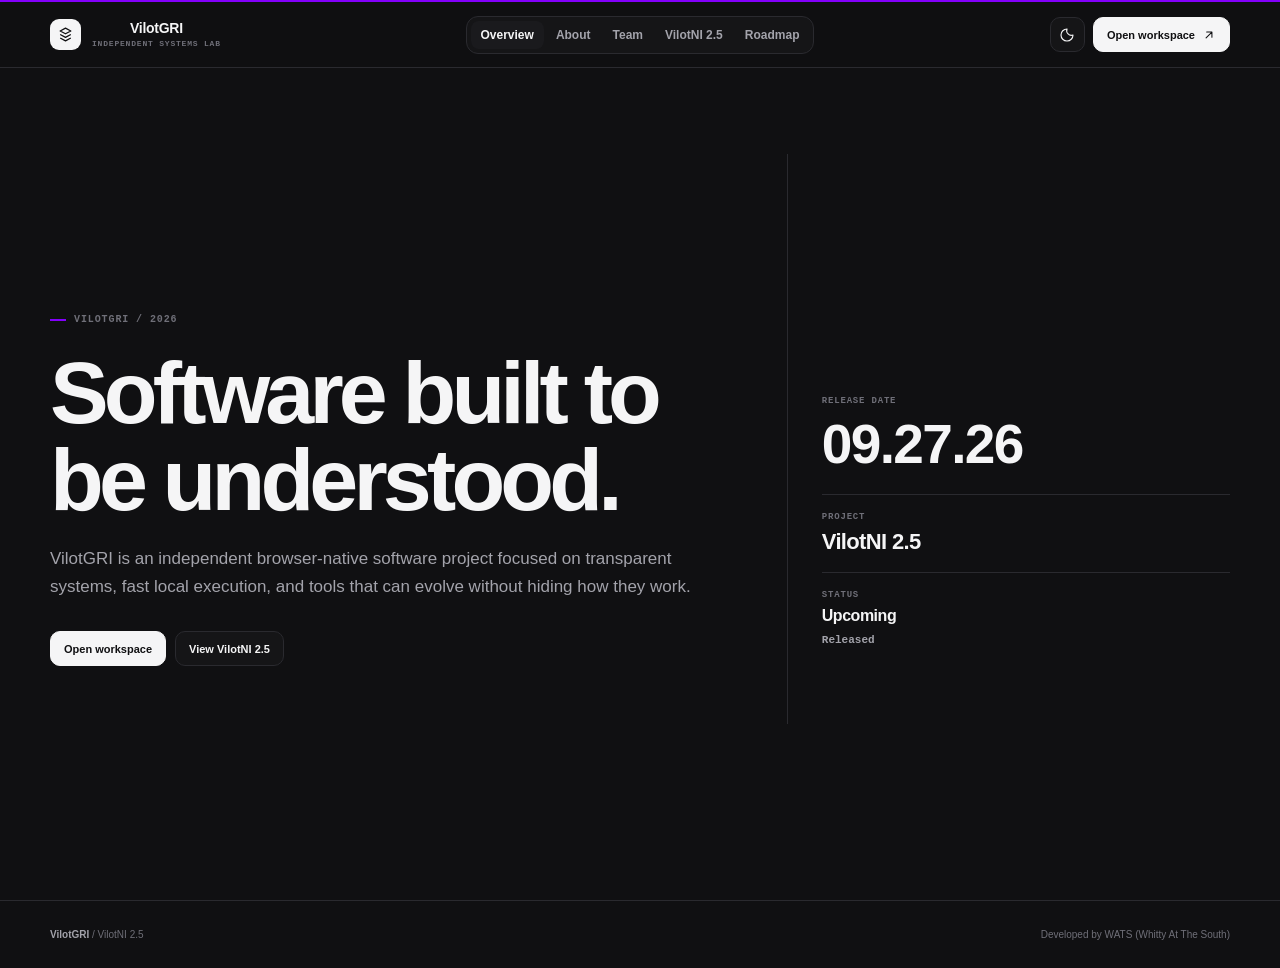
<file: index.html>
<!DOCTYPE html>
<html lang="en" class="scroll-smooth">
<head>
  <meta charset="UTF-8" />
  <meta name="viewport" content="width=device-width, initial-scale=1.0" />
  <title>VilotGRI — VilotNI 2.5</title>
  <style>
    :root {
      --bg: #101012;
      --surface: #151517;
      --surface-2: #1a1a1d;
      --surface-3: #202024;
      --text: #f5f5f6;
      --muted: #a3a3ab;
      --faint: #6f6f78;
      --line: #2a2a2f;
      --line-strong: #3a3a40;
      --accent: #8300FB;
      --accent-2: #FE0070;
      --header: rgba(16, 16, 18, 0.93);
      --danger: #ff5d72;
      --radius-sm: 10px;
      --radius-md: 14px;
      --radius-lg: 22px;
      --max: 1180px;
    }

    body.light {
      --bg: #f7f7f8;
      --surface: #ffffff;
      --surface-2: #f1f1f3;
      --surface-3: #e8e8ec;
      --text: #17171a;
      --muted: #5f5f68;
      --faint: #92929b;
      --line: #dedee3;
      --line-strong: #c8c8cf;
      --header: rgba(247, 247, 248, 0.93);
    }

    * { box-sizing: border-box; }
    html { background: var(--bg); }
    body {
      margin: 0;
      background: var(--bg);
      color: var(--text);
      font-family: Inter, ui-sans-serif, -apple-system, BlinkMacSystemFont, "Segoe UI", sans-serif;
      -webkit-font-smoothing: antialiased;
      transition: background 160ms ease, color 160ms ease;
    }

    button, a, input { font: inherit; }
    a { color: inherit; text-decoration: none; }
    button { color: inherit; }

    .top-rule {
      position: fixed;
      inset: 0 0 auto 0;
      height: 2px;
      z-index: 100;
      background: var(--accent);
    }

    .site-header {
      position: fixed;
      inset: 2px 0 auto 0;
      height: 66px;
      z-index: 90;
      border-bottom: 1px solid var(--line);
      background: var(--header);
      backdrop-filter: blur(18px);
    }

    .header-inner {
      width: min(var(--max), calc(100% - 36px));
      height: 100%;
      margin: 0 auto;
      display: grid;
      grid-template-columns: 1fr auto 1fr;
      align-items: center;
      gap: 24px;
    }

    .brand {
      display: inline-flex;
      align-items: center;
      gap: 11px;
      width: fit-content;
      cursor: pointer;
    }

    .brand-mark {
      width: 31px;
      height: 31px;
      border-radius: 9px;
      background: var(--text);
      color: var(--bg);
      display: grid;
      place-items: center;
      flex: 0 0 31px;
    }

    .brand-mark svg { width: 17px; height: 17px; }
    .brand-copy { display: grid; line-height: 1.08; }
    .brand-copy strong { font-size: 14px; font-weight: 700; letter-spacing: -0.02em; }
    .brand-copy span {
      margin-top: 3px;
      color: var(--faint);
      font: 600 8px/1 ui-monospace, SFMono-Regular, Menlo, Consolas, monospace;
      letter-spacing: 0.1em;
      text-transform: uppercase;
    }

    .main-nav {
      display: flex;
      align-items: center;
      gap: 2px;
      padding: 4px;
      border: 1px solid var(--line);
      border-radius: 12px;
      background: var(--surface);
    }

    .nav-link {
      border: 0;
      border-radius: 8px;
      background: transparent;
      color: var(--muted);
      padding: 7px 10px;
      cursor: pointer;
      font-size: 12px;
      font-weight: 600;
      white-space: nowrap;
      transition: background 120ms ease, color 120ms ease;
    }

    .nav-link:hover { color: var(--text); }
    .nav-link.active { background: var(--surface-2); color: var(--text); }

    .header-actions {
      display: flex;
      justify-content: flex-end;
      align-items: center;
      gap: 8px;
    }

    .icon-btn, .button, .button-quiet {
      border: 1px solid var(--line);
      background: var(--surface);
      color: var(--text);
      cursor: pointer;
      transition: border-color 120ms ease, background 120ms ease, transform 120ms ease;
    }

    .icon-btn:hover, .button:hover, .button-quiet:hover { border-color: var(--line-strong); }
    .icon-btn:active, .button:active, .button-quiet:active { transform: translateY(1px); }

    .icon-btn {
      width: 35px;
      height: 35px;
      border-radius: 10px;
      display: grid;
      place-items: center;
    }
    .icon-btn svg { width: 16px; height: 16px; }

    .button, .button-quiet {
      min-height: 35px;
      border-radius: 10px;
      padding: 0 13px;
      display: inline-flex;
      align-items: center;
      justify-content: center;
      gap: 7px;
      font-size: 11px;
      font-weight: 700;
    }

    .button {
      border-color: var(--text);
      background: var(--text);
      color: var(--bg);
    }
    .button:hover { opacity: 0.9; border-color: var(--text); }
    .button svg, .button-quiet svg { width: 14px; height: 14px; }

    .mobile-toggle { display: none; }
    .mobile-menu { display: none; }

    main { min-height: 100vh; padding-top: 68px; }
    .view { display: none; }
    .view.active { display: block; animation: appear 170ms ease both; }
    @keyframes appear { from { opacity: 0; transform: translateY(5px); } to { opacity: 1; transform: none; } }

    .page {
      width: min(var(--max), calc(100% - 36px));
      margin: 0 auto;
      padding: 72px 0 96px;
    }

    .eyebrow {
      display: inline-flex;
      align-items: center;
      gap: 8px;
      color: var(--faint);
      font: 700 10px/1 ui-monospace, SFMono-Regular, Menlo, Consolas, monospace;
      letter-spacing: 0.09em;
      text-transform: uppercase;
    }
    .eyebrow::before {
      content: "";
      width: 16px;
      height: 2px;
      background: var(--accent);
    }

    h1, h2, h3, p { margin-top: 0; }
    h1 {
      margin-bottom: 22px;
      max-width: 900px;
      font-size: clamp(46px, 7vw, 88px);
      line-height: 0.99;
      letter-spacing: -0.055em;
      font-weight: 720;
    }
    h2 {
      margin-bottom: 12px;
      font-size: clamp(30px, 4.8vw, 54px);
      line-height: 1.02;
      letter-spacing: -0.045em;
      font-weight: 700;
    }
    h3 {
      margin-bottom: 8px;
      font-size: 16px;
      line-height: 1.25;
      letter-spacing: -0.02em;
      font-weight: 700;
    }

    .lede {
      max-width: 680px;
      color: var(--muted);
      font-size: 17px;
      line-height: 1.65;
    }

    .hero {
      display: grid;
      grid-template-columns: minmax(0, 1.2fr) minmax(300px, 0.8fr);
      gap: 72px;
      align-items: end;
      min-height: calc(100vh - 68px - 80px);
      padding-top: 86px;
    }

    .hero-copy { padding-bottom: 58px; }
    .hero-copy .eyebrow { margin-bottom: 24px; }
    .hero-actions { display: flex; flex-wrap: wrap; gap: 9px; margin-top: 30px; }

    .hero-meta {
      align-self: stretch;
      border-left: 1px solid var(--line);
      padding: 12px 0 58px 34px;
      display: flex;
      flex-direction: column;
      justify-content: flex-end;
    }

    .meta-label {
      color: var(--faint);
      font: 700 9px/1 ui-monospace, SFMono-Regular, Menlo, Consolas, monospace;
      letter-spacing: 0.09em;
      text-transform: uppercase;
    }
    .meta-value {
      margin-top: 7px;
      font-size: 22px;
      line-height: 1.15;
      font-weight: 650;
      letter-spacing: -0.03em;
    }
    .meta-value.date { font-size: clamp(30px, 5vw, 55px); }
    .meta-row { padding: 18px 0; border-top: 1px solid var(--line); }
    .meta-row:first-child { border-top: 0; }
    #release-countdown { color: var(--muted); font: 600 11px/1.4 ui-monospace, SFMono-Regular, Menlo, Consolas, monospace; }

    .section-head {
      display: grid;
      grid-template-columns: 180px minmax(0, 1fr);
      gap: 40px;
      padding-bottom: 28px;
      border-bottom: 1px solid var(--line);
      margin-bottom: 42px;
    }
    .section-head .lede { font-size: 15px; max-width: 650px; }

    .grid-2 { display: grid; grid-template-columns: repeat(2, minmax(0,1fr)); gap: 1px; background: var(--line); border: 1px solid var(--line); border-radius: 16px; overflow: hidden; }
    .grid-3 { display: grid; grid-template-columns: repeat(3, minmax(0,1fr)); gap: 1px; background: var(--line); border: 1px solid var(--line); border-radius: 16px; overflow: hidden; }
    .panel {
      background: var(--surface);
      padding: 26px;
      min-height: 170px;
    }
    .panel-number {
      margin-bottom: 30px;
      color: var(--faint);
      font: 700 9px/1 ui-monospace, SFMono-Regular, Menlo, Consolas, monospace;
      letter-spacing: 0.08em;
    }
    .panel p { color: var(--muted); font-size: 13px; line-height: 1.6; margin-bottom: 0; }

    .statement {
      padding: 36px 0 0;
      display: grid;
      grid-template-columns: minmax(0, 0.75fr) minmax(0, 1.25fr);
      gap: 70px;
    }
    .statement p { color: var(--muted); line-height: 1.75; font-size: 14px; }
    .quote {
      margin: 0;
      padding-left: 22px;
      border-left: 2px solid var(--accent);
      font-size: clamp(22px, 3vw, 34px);
      line-height: 1.25;
      letter-spacing: -0.035em;
      font-weight: 630;
    }
    .quote small {
      display: block;
      margin-top: 16px;
      color: var(--faint);
      font: 700 9px/1 ui-monospace, SFMono-Regular, Menlo, Consolas, monospace;
      text-transform: uppercase;
      letter-spacing: 0.08em;
    }

    .person {
      display: grid;
      grid-template-columns: 56px minmax(0,1fr);
      gap: 18px;
      align-items: start;
      padding: 26px 0;
      border-top: 1px solid var(--line);
    }
    .person:first-of-type { border-top: 0; }
    .person-mark {
      width: 56px;
      height: 56px;
      display: grid;
      place-items: center;
      border-radius: 14px;
      background: var(--surface-2);
      border: 1px solid var(--line);
      font-size: 16px;
      font-weight: 750;
    }
    .person-role { color: var(--faint); font: 700 9px/1 ui-monospace, SFMono-Regular, Menlo, Consolas, monospace; text-transform: uppercase; letter-spacing: .08em; margin-bottom: 9px; }
    .person p { color: var(--muted); font-size: 13px; line-height: 1.6; max-width: 680px; margin-bottom: 0; }

    .teaser-header {
      display: grid;
      grid-template-columns: minmax(0,1fr) 270px;
      gap: 60px;
      align-items: end;
      padding-bottom: 34px;
      border-bottom: 1px solid var(--line);
    }
    .teaser-date {
      border-left: 1px solid var(--line);
      padding-left: 24px;
    }
    .teaser-date .date {
      margin-top: 8px;
      font-size: 38px;
      line-height: 1;
      font-weight: 700;
      letter-spacing: -0.04em;
    }

    .spec-list { margin-top: 0; }
    .spec-row {
      display: grid;
      grid-template-columns: 52px 240px minmax(0,1fr);
      gap: 20px;
      align-items: start;
      padding: 22px 0;
      border-bottom: 1px solid var(--line);
    }
    .spec-index { color: var(--faint); font: 700 9px/1.6 ui-monospace, SFMono-Regular, Menlo, Consolas, monospace; }
    .spec-title { font-size: 13px; font-weight: 700; letter-spacing: -0.01em; }
    .spec-copy { color: var(--muted); font-size: 13px; line-height: 1.58; }

    .teaser-note {
      margin-top: 28px;
      display: flex;
      align-items: flex-start;
      gap: 12px;
      padding: 14px 16px;
      border: 1px solid var(--line);
      border-radius: 12px;
      background: var(--surface);
      color: var(--muted);
      font-size: 11px;
      line-height: 1.55;
    }
    .teaser-note::before {
      content: "";
      width: 8px;
      height: 8px;
      margin-top: 4px;
      border-radius: 2px;
      background: var(--accent-2);
      flex: 0 0 8px;
    }

    .timeline {
      border-top: 1px solid var(--line);
      margin-top: 10px;
    }
    .timeline-row {
      display: grid;
      grid-template-columns: 180px 160px minmax(0,1fr);
      gap: 20px;
      padding: 22px 0;
      border-bottom: 1px solid var(--line);
      align-items: start;
    }
    .timeline-date { font: 700 11px/1.4 ui-monospace, SFMono-Regular, Menlo, Consolas, monospace; color: var(--text); }
    .timeline-name { font-size: 12px; font-weight: 700; }
    .timeline-copy { color: var(--muted); font-size: 12px; line-height: 1.5; }
    .timeline-row.current .timeline-date { color: var(--accent-2); }

    .footer {
      border-top: 1px solid var(--line);
      padding: 28px 0;
      color: var(--faint);
      font-size: 10px;
    }
    .footer-inner {
      width: min(var(--max), calc(100% - 36px));
      margin: 0 auto;
      display: flex;
      align-items: center;
      justify-content: space-between;
      gap: 20px;
    }
    .footer strong { color: var(--muted); font-weight: 650; }

    .appearance-popover {
      position: fixed;
      right: max(18px, calc((100vw - var(--max)) / 2));
      top: 76px;
      z-index: 120;
      width: 230px;
      padding: 12px;
      border: 1px solid var(--line);
      border-radius: 14px;
      background: var(--surface);
      box-shadow: 0 18px 48px rgba(0,0,0,.24);
      display: none;
    }
    .appearance-popover.open { display: block; }
    .appearance-title { margin: 2px 3px 10px; font-size: 11px; font-weight: 700; }
    .theme-grid { display: grid; grid-template-columns: 1fr 1fr; gap: 6px; }
    .theme-option {
      min-height: 54px;
      border: 1px solid var(--line);
      border-radius: 10px;
      background: var(--bg);
      color: var(--muted);
      cursor: pointer;
      display: grid;
      place-items: center;
      gap: 5px;
      padding: 8px;
      font-size: 10px;
      font-weight: 650;
    }
    .theme-option.active { border-color: var(--line-strong); color: var(--text); background: var(--surface-2); }
    .theme-preview { width: 30px; height: 17px; border-radius: 5px; border: 1px solid #6b6b73; }
    .theme-preview.dark { background: #121214; }
    .theme-preview.light { background: #f7f7f8; }

    @media (max-width: 900px) {
      .header-inner { grid-template-columns: 1fr auto; }
      .main-nav { display: none; }
      .mobile-toggle { display: grid; }
      .desktop-launch { display: none; }
      .hero { grid-template-columns: 1fr; gap: 0; min-height: auto; }
      .hero-copy { padding-bottom: 38px; }
      .hero-meta { border-left: 0; border-top: 1px solid var(--line); padding: 20px 0 0; }
      .section-head { grid-template-columns: 1fr; gap: 12px; }
      .statement { grid-template-columns: 1fr; gap: 34px; }
      .teaser-header { grid-template-columns: 1fr; gap: 24px; }
      .teaser-date { border-left: 0; border-top: 1px solid var(--line); padding: 20px 0 0; }
      .spec-row { grid-template-columns: 36px 180px minmax(0,1fr); }
      .timeline-row { grid-template-columns: 120px 140px minmax(0,1fr); }
      .grid-3 { grid-template-columns: 1fr; }
    }

    @media (max-width: 680px) {
      .page { width: min(100% - 24px, var(--max)); padding: 48px 0 72px; }
      .header-inner { width: calc(100% - 24px); }
      h1 { font-size: clamp(42px, 15vw, 64px); }
      .grid-2 { grid-template-columns: 1fr; }
      .spec-row { grid-template-columns: 32px minmax(0,1fr); gap: 12px; }
      .spec-copy { grid-column: 2; }
      .timeline-row { grid-template-columns: 1fr; gap: 6px; }
      .timeline-copy { margin-top: 4px; }
      .footer-inner { width: calc(100% - 24px); flex-direction: column; align-items: flex-start; }
      .brand-copy span { display: none; }
      .appearance-popover { right: 12px; left: 12px; width: auto; }
      .mobile-menu {
        position: fixed;
        inset: 68px 0 auto 0;
        z-index: 85;
        padding: 12px;
        border-bottom: 1px solid var(--line);
        background: var(--bg);
      }
      .mobile-menu.open { display: grid; gap: 5px; }
      .mobile-menu .nav-link { text-align: left; padding: 10px 11px; }
      .footer { padding-bottom: 80px; }
    }
  </style>
</head>
<body>
  <div class="top-rule"></div>

  <header class="site-header">
    <div class="header-inner">
      <button class="brand" onclick="App.navigate('overview')" aria-label="VilotGRI home" style="border:0;background:transparent;color:inherit;padding:0;">
        <span class="brand-mark" aria-hidden="true">
          <svg viewBox="0 0 24 24" fill="none" stroke="currentColor" stroke-width="1.8">
            <path d="M12 3 4.5 7 12 11l7.5-4L12 3Z" stroke-linejoin="round"/>
            <path d="m4.5 12 7.5 4 7.5-4M4.5 17l7.5 4 7.5-4" stroke-linejoin="round"/>
          </svg>
        </span>
        <span class="brand-copy"><strong>VilotGRI</strong><span>Independent systems lab</span></span>
      </button>

      <nav class="main-nav" aria-label="Primary navigation">
        <button class="nav-link active" data-view="overview" onclick="App.navigate('overview')">Overview</button>
        <button class="nav-link" data-view="about" onclick="App.navigate('about')">About</button>
        <button class="nav-link" data-view="team" onclick="App.navigate('team')">Team</button>
        <button class="nav-link" data-view="vilotni" onclick="App.navigate('vilotni')">VilotNI 2.5</button>
        <button class="nav-link" data-view="roadmap" onclick="App.navigate('roadmap')">Roadmap</button>
      </nav>

      <div class="header-actions">
        <button class="icon-btn" onclick="App.toggleAppearance(event)" aria-label="Appearance" title="Appearance">
          <svg viewBox="0 0 24 24" fill="none" stroke="currentColor" stroke-width="1.7"><path d="M12 3a9 9 0 1 0 9 9 7 7 0 0 1-9-9Z" stroke-linecap="round" stroke-linejoin="round"/></svg>
        </button>
        <a class="button desktop-launch" href="main_website/Index.html">Open workspace
          <svg viewBox="0 0 24 24" fill="none" stroke="currentColor" stroke-width="1.8"><path d="M7 17 17 7M8 7h9v9" stroke-linecap="round" stroke-linejoin="round"/></svg>
        </a>
        <button class="icon-btn mobile-toggle" onclick="App.toggleMobileMenu()" aria-label="Menu">
          <svg viewBox="0 0 24 24" fill="none" stroke="currentColor" stroke-width="1.8"><path d="M5 8h14M5 16h14" stroke-linecap="round"/></svg>
        </button>
      </div>
    </div>
  </header>

  <div id="mobile-menu" class="mobile-menu">
    <button class="nav-link" onclick="App.mobileNavigate('overview')">Overview</button>
    <button class="nav-link" onclick="App.mobileNavigate('about')">About</button>
    <button class="nav-link" onclick="App.mobileNavigate('team')">Team</button>
    <button class="nav-link" onclick="App.mobileNavigate('vilotni')">VilotNI 2.5</button>
    <button class="nav-link" onclick="App.mobileNavigate('roadmap')">Roadmap</button>
    <a class="button" href="main_website/Index.html" style="margin-top:6px;">Open workspace</a>
  </div>

  <div id="appearance-popover" class="appearance-popover" onclick="event.stopPropagation()">
    <div class="appearance-title">Appearance</div>
    <div class="theme-grid">
      <button id="theme-dark" class="theme-option" onclick="App.setTheme('dark')"><span class="theme-preview dark"></span>Dark</button>
      <button id="theme-light" class="theme-option" onclick="App.setTheme('light')"><span class="theme-preview light"></span>Light</button>
    </div>
  </div>

  <main>
    <section id="view-overview" class="view active">
      <div class="page hero">
        <div class="hero-copy">
          <div class="eyebrow">VilotGRI / 2026</div>
          <h1>Software built to be understood.</h1>
          <p class="lede">VilotGRI is an independent browser-native software project focused on transparent systems, fast local execution, and tools that can evolve without hiding how they work.</p>
          <div class="hero-actions">
            <a href="main_website/Index.html" class="button">Open workspace</a>
            <button class="button-quiet" onclick="App.navigate('vilotni')">View VilotNI 2.5</button>
          </div>
        </div>
        <aside class="hero-meta" aria-label="Release information">
          <div class="meta-row">
            <div class="meta-label">Release date</div>
            <div class="meta-value date">09.27.26</div>
          </div>
          <div class="meta-row">
            <div class="meta-label">Project</div>
            <div class="meta-value">VilotNI 2.5</div>
          </div>
          <div class="meta-row">
            <div class="meta-label">Status</div>
            <div class="meta-value" style="font-size:16px;">Upcoming</div>
            <div id="release-countdown" style="margin-top:7px;"></div>
          </div>
        </aside>
      </div>
    </section>

    <section id="view-about" class="view">
      <div class="page">
        <div class="section-head">
          <div class="eyebrow">About</div>
          <div><h2>Built from the system outward.</h2><p class="lede">The project is organized around explicit components, visible behavior, and direct control over how each part of the software works.</p></div>
        </div>

        <div class="grid-3">
          <article class="panel"><div class="panel-number">01 / STRUCTURE</div><h3>Modular by design</h3><p>Major behaviors are separated into focused files and data layers instead of being buried inside one catch-all runtime.</p></article>
          <article class="panel"><div class="panel-number">02 / LOCALITY</div><h3>Browser-native execution</h3><p>The workspace is designed to run directly in the browser, keeping the implementation inspectable and close to the user.</p></article>
          <article class="panel"><div class="panel-number">03 / CONTROL</div><h3>Behavior you can inspect</h3><p>Rules, model state, interface behavior, and supporting data are kept visible so the system can be changed deliberately.</p></article>
        </div>

        <div class="statement">
          <div><div class="eyebrow">Why it exists</div></div>
          <div>
            <p>VilotGRI was started by WATS (Whitty At The South) as a self-directed software project with one recurring idea: build useful systems without making the implementation feel inaccessible.</p>
            <blockquote class="quote">“As the founder of Avlaora™, I'm not here to force users to use anything behind a paywall; I'm here to previde available & free apps to any person at any time.”<small>Core founding principle</small></blockquote>
          </div>
        </div>
      </div>
    </section>

    <section id="view-team" class="view">
      <div class="page">
        <div class="section-head">
          <div class="eyebrow">Team</div>
          <div><h2>Independent development.</h2><p class="lede">One project, one builder, and a system that is being iterated in public.</p></div>
        </div>
        <div class="person">
          <div class="person-mark">W</div>
          <div>
            <div class="person-role">Lead developer</div>
            <h3>WATS <span style="color:var(--faint);font-weight:500;">(Whitty At The South)</span></h3>
            <p>Responsible for the full platform, from model architecture and browser compute to interface systems, persistent chat behavior, release experiments, and the overall product direction.</p>
          </div>
        </div>
      </div>
    </section>

    <section id="view-vilotni" class="view">
      <div class="page">
        <div class="teaser-header">
          <div>
            <div class="eyebrow">VilotNI 2.5 / Teaser</div>
            <h2 style="margin-top:18px;">A look at VilotNI 2.5.</h2>
            <p class="lede">VilotNI 2.5 will be teased on September 27 at 12 PM and released on September 27th, 5PM. It moves beyond the VilotNI 2 release with a new advanced-model architecture built around keyword relationships, Grover-inspired candidate search, expanded between-bit processing, and new vector and matrix operations.</p>
          </div>
          <div class="teaser-date">
            <div class="meta-label">Teaser date</div>
            <div class="date">Sept 27, 12 PM </div>
            <div style="margin-top:7px;color:var(--faint);font:700 10px/1 ui-monospace,SFMono-Regular,Menlo,Consolas,monospace;">2026</div>
          </div>
        </div>

        <div class="spec-list">
          <div class="spec-row"><div class="spec-index">01</div><div class="spec-title">Grover-inspired search</div><div class="spec-copy">A new candidate-search layer is designed around an approach inspired by Grover's algorithm, repeatedly emphasizing stronger possibilities instead of treating every candidate equally.</div></div>
          <div class="spec-row"><div class="spec-index">02</div><div class="spec-title">Expanded between-bit processing</div><div class="spec-copy">The existing between-bit system is being expanded so VilotNI 2.5 can represent and compare intermediate states with more structure than the earlier implementation.</div></div>
          <div class="spec-row"><div class="spec-index">03</div><div class="spec-title">Vector operations</div><div class="spec-copy">Vector-based representations give the model another way to organize relationships, compare candidates, and carry structured information through the advanced reasoning path.</div></div>
          <div class="spec-row"><div class="spec-index">04</div><div class="spec-title">Matrix operations</div><div class="spec-copy">Matrix processing is being added alongside vectors to support larger transformations and interactions between multiple values inside the VilotNI 2.5 architecture.</div></div>
          <div class="spec-row"><div class="spec-index">05</div><div class="spec-title">Keyword-driven retrieval</div><div class="spec-copy">VilotNI 2.5 is designed to respond from keywords and their learned relationships rather than simply returning the stored definitions attached to those words.</div></div>
          <div class="spec-row"><div class="spec-index">06</div><div class="spec-title">Advanced model line</div><div class="spec-copy">VilotNI 2.5 joins VilotNI 2 in the Advanced Models group while remaining its own full model, with its architecture and files treated as a first-class release rather than an experiment.</div></div>
        </div>

        <div class="teaser-note">VilotNI 2.5 will be teased September 27 at 12 PM and released September 30. This page now reflects the 2.5 architecture rather than the already-released VilotNI 2 feature set.</div>

        <div style="margin-top:30px;display:flex;gap:9px;flex-wrap:wrap;">
          <a href="main_website/Index.html" class="button">Open workspace</a>
          <button class="button-quiet" onclick="App.navigate('roadmap')">View roadmap</button>
        </div>
      </div>
    </section>

    <section id="view-roadmap" class="view">
      <div class="page">
        <div class="section-head">
          <div class="eyebrow">Roadmap</div>
          <div><h2>Release schedule.</h2><p class="lede">The teaser and public release dates for VilotNI 2.5.</p></div>
        </div>

        <div class="timeline">
          <div class="timeline-row current"><div class="timeline-date">SEP 27, 12 PM, 2026</div><div class="timeline-name">VilotNI 2.5 Teaser</div><div class="timeline-copy">First public preview of VilotNI 2.5.</div></div>
          <div class="timeline-row"><div class="timeline-date">SEP 27, 5 PM, 2026</div><div class="timeline-name">VilotNI 2.5 Release</div><div class="timeline-copy">Planned public release of VilotNI 2.5.</div></div>
        </div>

        <div class="teaser-note" style="margin-top:24px;">Development dates describe the current plan and may change as the project evolves.</div>
      </div>
    </section>
  </main>

  <footer class="footer">
    <div class="footer-inner"><div><strong>VilotGRI</strong> / VilotNI 2.5</div><div>Developed by WATS (Whitty At The South)</div></div>
  </footer>

  <script>
    const App = {
      currentView: 'overview',
      theme: 'dark',

      init() {
        this.setTheme(localStorage.getItem('vilotgri_theme') || 'dark');
        const initial = location.hash.replace('#','') || 'overview';
        this.render(initial);
        this.initCountdown();
        window.addEventListener('hashchange', () => this.render(location.hash.replace('#','') || 'overview'));
        document.addEventListener('click', (e) => {
          const pop = document.getElementById('appearance-popover');
          if (pop && !pop.contains(e.target)) pop.classList.remove('open');
        });
      },

      navigate(view) {
        if (location.hash === `#${view}`) this.render(view);
        else location.hash = view;
      },

      mobileNavigate(view) {
        document.getElementById('mobile-menu')?.classList.remove('open');
        this.navigate(view);
      },

      render(view) {
        const target = document.getElementById(`view-${view}`) ? view : 'overview';
        document.querySelectorAll('.view').forEach(el => el.classList.toggle('active', el.id === `view-${target}`));
        document.querySelectorAll('.nav-link[data-view]').forEach(el => el.classList.toggle('active', el.dataset.view === target));
        this.currentView = target;
        window.scrollTo({ top: 0, behavior: 'smooth' });
      },

      toggleMobileMenu() {
        document.getElementById('mobile-menu')?.classList.toggle('open');
      },

      toggleAppearance(event) {
        event?.stopPropagation();
        document.getElementById('appearance-popover')?.classList.toggle('open');
      },

      setTheme(mode) {
        this.theme = mode === 'light' ? 'light' : 'dark';
        document.body.classList.toggle('light', this.theme === 'light');
        localStorage.setItem('vilotgri_theme', this.theme);
        document.getElementById('theme-dark')?.classList.toggle('active', this.theme === 'dark');
        document.getElementById('theme-light')?.classList.toggle('active', this.theme === 'light');
      },

      initCountdown() {
        const el = document.getElementById('release-countdown');
        if (!el) return;
        const release = new Date('2026-09-27T15:00:00');
        const update = () => {
          const ms = release - new Date();
          if (ms <= 0) {
            el.textContent = 'Released';
            return;
          }
          const d = Math.floor(ms / 86400000);
          const h = Math.floor((ms % 86400000) / 3600000);
          const m = Math.floor((ms % 3600000) / 60000);
          el.textContent = `${d}d ${h}h ${m}m remaining`;
        };
        update();
        setInterval(update, 30000);
      }
    };

    document.addEventListener('DOMContentLoaded', () => App.init());
  </script>
</body>
</html>
</file>
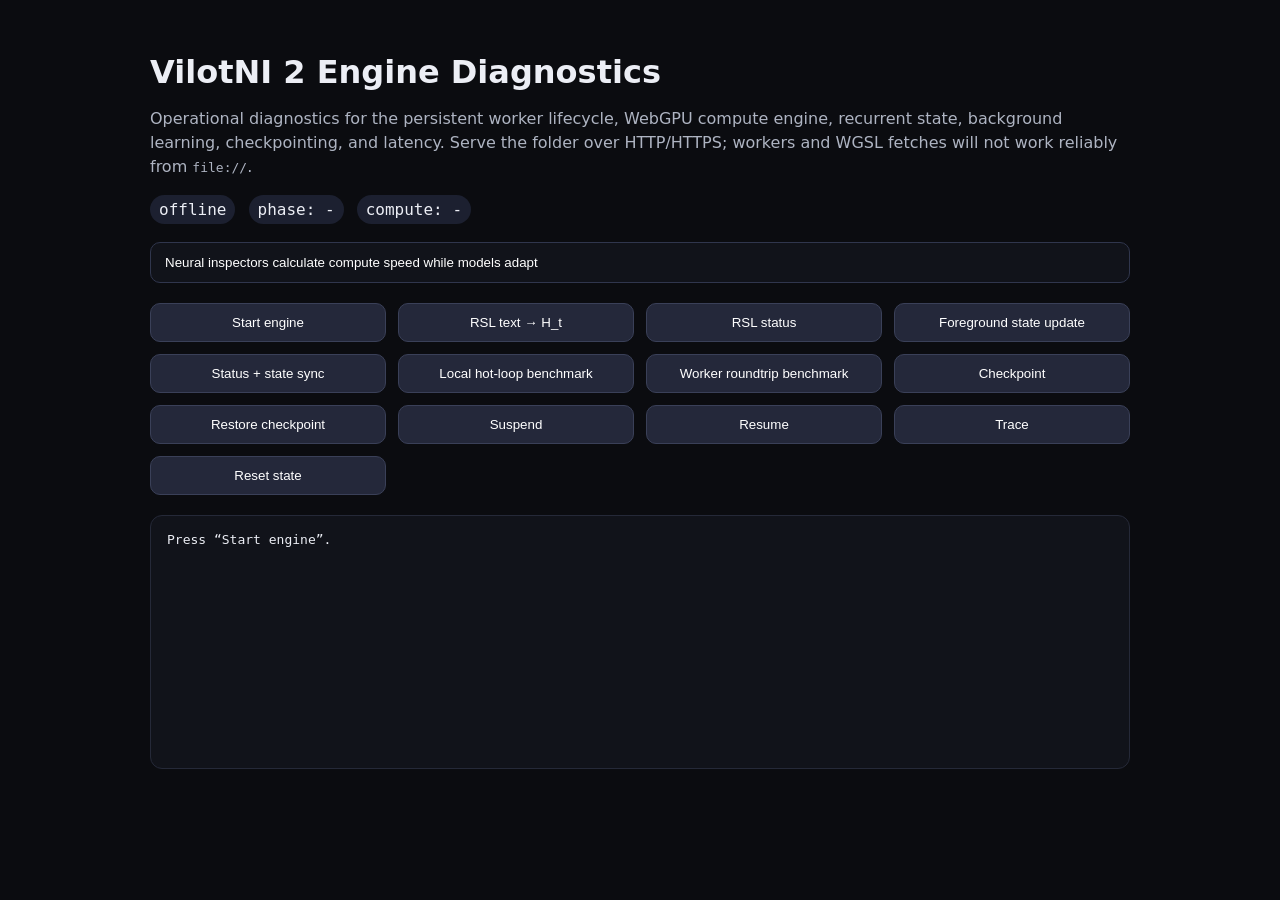
<file: main_website/VilotNI 2/Diagnostics.html>
<!doctype html>
<html lang="en">
<head>
  <meta charset="utf-8">
  <meta name="viewport" content="width=device-width, initial-scale=1">
  <title>VilotNI 2 Engine Diagnostics</title>
  <style>
    :root { color-scheme: dark; font-family: system-ui, sans-serif; }
    body { margin: 0; background: #0b0c10; color: #eceef5; }
    main { max-width: 980px; margin: 0 auto; padding: 32px; }
    h1 { margin-bottom: 8px; }
    p { color: #aeb4c2; line-height: 1.5; }
    .grid { display: grid; grid-template-columns: repeat(auto-fit, minmax(190px, 1fr)); gap: 12px; margin: 20px 0; }
    button { background: #24283a; color: #fff; border: 1px solid #3a4058; border-radius: 10px; padding: 11px 14px; cursor: pointer; }
    button:hover { background: #30364d; }
    input { width: 100%; background: #11131a; color: #fff; border: 1px solid #30364d; border-radius: 10px; padding: 12px 14px; box-sizing: border-box; margin-top: 18px; }
    pre { background: #11131a; border: 1px solid #252938; border-radius: 12px; padding: 16px; overflow: auto; min-height: 220px; }
    .pill { display: inline-block; padding: 5px 9px; border-radius: 999px; background: #1c2030; margin-right: 8px; font-family: ui-monospace, monospace; }
  </style>
</head>
<body>
<main>
  <h1>VilotNI 2 Engine Diagnostics</h1>
  <p>Operational diagnostics for the persistent worker lifecycle, WebGPU compute engine, recurrent state, background learning, checkpointing, and latency. Serve the folder over HTTP/HTTPS; workers and WGSL fetches will not work reliably from <code>file://</code>.</p>
  <div>
    <span class="pill" id="ready">offline</span>
    <span class="pill" id="phase">phase: -</span>
    <span class="pill" id="compute">compute: -</span>
  </div>
  <input id="rsltext" value="Neural inspectors calculate compute speed while models adapt" aria-label="RSL text stimulus">
  <div class="grid">
    <button id="start">Start engine</button>
    <button id="rsl">RSL text → H_t</button>
    <button id="rslstatus">RSL status</button>
    <button id="stimulate">Foreground state update</button>
    <button id="status">Status + state sync</button>
    <button id="localbench">Local hot-loop benchmark</button>
    <button id="rttbench">Worker roundtrip benchmark</button>
    <button id="checkpoint">Checkpoint</button>
    <button id="restore">Restore checkpoint</button>
    <button id="suspend">Suspend</button>
    <button id="resume">Resume</button>
    <button id="trace">Trace</button>
    <button id="reset">Reset state</button>
  </div>
  <pre id="out">Press “Start engine”.</pre>
</main>
<script src="./Server.js?v=2-focused-fastpath-1"></script>
<script>
  const out = document.getElementById('out');
  const ready = document.getElementById('ready');
  const phase = document.getElementById('phase');
  const compute = document.getElementById('compute');
  const server = new VilotNIServer();
  let stimulus = null;

  function show(value) {
    out.textContent = JSON.stringify(value, null, 2);
    const status = value?.status || value;
    if (status?.ready !== undefined) ready.textContent = status.ready ? 'ready' : 'offline';
    if (status?.phase) phase.textContent = `phase: ${status.phase}`;
    if (status?.compute?.mode) compute.textContent = `compute: ${status.compute.mode}`;
  }

  addEventListener('vilotni2phase', e => {
    phase.textContent = `phase: ${e.detail.phase}`;
  });

  document.getElementById('start').onclick = async () => show(await server.start());
  document.getElementById('rsl').onclick = async () => {
    if (!server.ready) await server.start();
    show(await server.rslObserve(document.getElementById('rsltext').value, { syncState: true }));
  };
  document.getElementById('rslstatus').onclick = async () => {
    if (!server.ready) await server.start();
    show(await server.getRSLStatus());
  };
  document.getElementById('stimulate').onclick = async () => {
    if (!server.ready) await server.start();
    if (!stimulus || stimulus.length !== server.options.stateDim) {
      stimulus = new Float32Array(server.options.stateDim);
      for (let i = 0; i < stimulus.length; i++) stimulus[i] = Math.sin(i * 0.11) * 0.08;
    }
    show(await server.foregroundUpdate(stimulus));
  };
  document.getElementById('status').onclick = async () => show(await server.getStatus(true));
  document.getElementById('localbench').onclick = async () => show(await server.benchmarkLocal(5000));
  document.getElementById('rttbench').onclick = async () => show(await server.benchmarkRoundTrip(50));
  document.getElementById('checkpoint').onclick = async () => show(await server.checkpoint());
  document.getElementById('restore').onclick = async () => show(await server.restoreCheckpoint());
  document.getElementById('suspend').onclick = async () => show(await server.suspend());
  document.getElementById('resume').onclick = async () => show(await server.resume());
  document.getElementById('trace').onclick = async () => show(await server.getTrace(80));
  document.getElementById('reset').onclick = async () => show(await server.resetState());
</script>
<script>
'use strict';
class VilotDiagnosticsProductionLab {
  constructor(){ this.samples=[]; this.events=[]; this.maxSamples=8192; }
  push(sample){ this.samples.push(sample); if(this.samples.length>this.maxSamples)this.samples.splice(0,this.samples.length-this.maxSamples); return this.samples.length; }
  event(type,payload={}){ this.events.push({type,payload,time:performance.now()}); if(this.events.length>4096)this.events.shift(); }
  mean(values){ let s=0,n=0; for(const x of values){const v=Number(x);if(Number.isFinite(v)){s+=v;n++;}} return n?s/n:0; }
  variance(values){ const m=this.mean(values); let s=0,n=0; for(const x of values){const v=Number(x);if(Number.isFinite(v)){const d=v-m;s+=d*d;n++;}} return n?s/n:0; }
  percentile(values,p){const a=Array.from(values,Number).filter(Number.isFinite).sort((x,y)=>x-y);if(!a.length)return 0;const q=Math.max(0,Math.min(1,p));const x=(a.length-1)*q;const i=Math.floor(x),j=Math.ceil(x),t=x-i;return a[i]*(1-t)+a[j]*t;}
  summarize(field){const v=this.samples.map(s=>Number(s?.[field])).filter(Number.isFinite);return {n:v.length,mean:this.mean(v),variance:this.variance(v),p50:this.percentile(v,.5),p90:this.percentile(v,.9),p99:this.percentile(v,.99),min:v.length?Math.min(...v):0,max:v.length?Math.max(...v):0};}
  rollingMean2(field){
    const values=this.samples.slice(-2).map(s=>Number(s?.[field])).filter(Number.isFinite);
    return this.mean(values);
  }
  rollingVariance2(field){
    const values=this.samples.slice(-2).map(s=>Number(s?.[field])).filter(Number.isFinite);
    return this.variance(values);
  }
  rollingMean3(field){
    const values=this.samples.slice(-3).map(s=>Number(s?.[field])).filter(Number.isFinite);
    return this.mean(values);
  }
  rollingVariance3(field){
    const values=this.samples.slice(-3).map(s=>Number(s?.[field])).filter(Number.isFinite);
    return this.variance(values);
  }
  rollingMean4(field){
    const values=this.samples.slice(-4).map(s=>Number(s?.[field])).filter(Number.isFinite);
    return this.mean(values);
  }
  rollingVariance4(field){
    const values=this.samples.slice(-4).map(s=>Number(s?.[field])).filter(Number.isFinite);
    return this.variance(values);
  }
  rollingMean5(field){
    const values=this.samples.slice(-5).map(s=>Number(s?.[field])).filter(Number.isFinite);
    return this.mean(values);
  }
  rollingVariance5(field){
    const values=this.samples.slice(-5).map(s=>Number(s?.[field])).filter(Number.isFinite);
    return this.variance(values);
  }
  rollingMean6(field){
    const values=this.samples.slice(-6).map(s=>Number(s?.[field])).filter(Number.isFinite);
    return this.mean(values);
  }
  rollingVariance6(field){
    const values=this.samples.slice(-6).map(s=>Number(s?.[field])).filter(Number.isFinite);
    return this.variance(values);
  }
  rollingMean7(field){
    const values=this.samples.slice(-7).map(s=>Number(s?.[field])).filter(Number.isFinite);
    return this.mean(values);
  }
  rollingVariance7(field){
    const values=this.samples.slice(-7).map(s=>Number(s?.[field])).filter(Number.isFinite);
    return this.variance(values);
  }
  rollingMean8(field){
    const values=this.samples.slice(-8).map(s=>Number(s?.[field])).filter(Number.isFinite);
    return this.mean(values);
  }
  rollingVariance8(field){
    const values=this.samples.slice(-8).map(s=>Number(s?.[field])).filter(Number.isFinite);
    return this.variance(values);
  }
  rollingMean9(field){
    const values=this.samples.slice(-9).map(s=>Number(s?.[field])).filter(Number.isFinite);
    return this.mean(values);
  }
  rollingVariance9(field){
    const values=this.samples.slice(-9).map(s=>Number(s?.[field])).filter(Number.isFinite);
    return this.variance(values);
  }
  rollingMean10(field){
    const values=this.samples.slice(-10).map(s=>Number(s?.[field])).filter(Number.isFinite);
    return this.mean(values);
  }
  rollingVariance10(field){
    const values=this.samples.slice(-10).map(s=>Number(s?.[field])).filter(Number.isFinite);
    return this.variance(values);
  }
  rollingMean11(field){
    const values=this.samples.slice(-11).map(s=>Number(s?.[field])).filter(Number.isFinite);
    return this.mean(values);
  }
  rollingVariance11(field){
    const values=this.samples.slice(-11).map(s=>Number(s?.[field])).filter(Number.isFinite);
    return this.variance(values);
  }
  rollingMean12(field){
    const values=this.samples.slice(-12).map(s=>Number(s?.[field])).filter(Number.isFinite);
    return this.mean(values);
  }
  rollingVariance12(field){
    const values=this.samples.slice(-12).map(s=>Number(s?.[field])).filter(Number.isFinite);
    return this.variance(values);
  }
  rollingMean13(field){
    const values=this.samples.slice(-13).map(s=>Number(s?.[field])).filter(Number.isFinite);
    return this.mean(values);
  }
  rollingVariance13(field){
    const values=this.samples.slice(-13).map(s=>Number(s?.[field])).filter(Number.isFinite);
    return this.variance(values);
  }
  rollingMean14(field){
    const values=this.samples.slice(-14).map(s=>Number(s?.[field])).filter(Number.isFinite);
    return this.mean(values);
  }
  rollingVariance14(field){
    const values=this.samples.slice(-14).map(s=>Number(s?.[field])).filter(Number.isFinite);
    return this.variance(values);
  }
  rollingMean15(field){
    const values=this.samples.slice(-15).map(s=>Number(s?.[field])).filter(Number.isFinite);
    return this.mean(values);
  }
  rollingVariance15(field){
    const values=this.samples.slice(-15).map(s=>Number(s?.[field])).filter(Number.isFinite);
    return this.variance(values);
  }
  rollingMean16(field){
    const values=this.samples.slice(-16).map(s=>Number(s?.[field])).filter(Number.isFinite);
    return this.mean(values);
  }
  rollingVariance16(field){
    const values=this.samples.slice(-16).map(s=>Number(s?.[field])).filter(Number.isFinite);
    return this.variance(values);
  }
  rollingMean17(field){
    const values=this.samples.slice(-17).map(s=>Number(s?.[field])).filter(Number.isFinite);
    return this.mean(values);
  }
  rollingVariance17(field){
    const values=this.samples.slice(-17).map(s=>Number(s?.[field])).filter(Number.isFinite);
    return this.variance(values);
  }
  rollingMean18(field){
    const values=this.samples.slice(-18).map(s=>Number(s?.[field])).filter(Number.isFinite);
    return this.mean(values);
  }
  rollingVariance18(field){
    const values=this.samples.slice(-18).map(s=>Number(s?.[field])).filter(Number.isFinite);
    return this.variance(values);
  }
  rollingMean19(field){
    const values=this.samples.slice(-19).map(s=>Number(s?.[field])).filter(Number.isFinite);
    return this.mean(values);
  }
  rollingVariance19(field){
    const values=this.samples.slice(-19).map(s=>Number(s?.[field])).filter(Number.isFinite);
    return this.variance(values);
  }
  rollingMean20(field){
    const values=this.samples.slice(-20).map(s=>Number(s?.[field])).filter(Number.isFinite);
    return this.mean(values);
  }
  rollingVariance20(field){
    const values=this.samples.slice(-20).map(s=>Number(s?.[field])).filter(Number.isFinite);
    return this.variance(values);
  }
  rollingMean21(field){
    const values=this.samples.slice(-21).map(s=>Number(s?.[field])).filter(Number.isFinite);
    return this.mean(values);
  }
  rollingVariance21(field){
    const values=this.samples.slice(-21).map(s=>Number(s?.[field])).filter(Number.isFinite);
    return this.variance(values);
  }
  rollingMean22(field){
    const values=this.samples.slice(-22).map(s=>Number(s?.[field])).filter(Number.isFinite);
    return this.mean(values);
  }
  rollingVariance22(field){
    const values=this.samples.slice(-22).map(s=>Number(s?.[field])).filter(Number.isFinite);
    return this.variance(values);
  }
  rollingMean23(field){
    const values=this.samples.slice(-23).map(s=>Number(s?.[field])).filter(Number.isFinite);
    return this.mean(values);
  }
  rollingVariance23(field){
    const values=this.samples.slice(-23).map(s=>Number(s?.[field])).filter(Number.isFinite);
    return this.variance(values);
  }
  rollingMean24(field){
    const values=this.samples.slice(-24).map(s=>Number(s?.[field])).filter(Number.isFinite);
    return this.mean(values);
  }
  rollingVariance24(field){
    const values=this.samples.slice(-24).map(s=>Number(s?.[field])).filter(Number.isFinite);
    return this.variance(values);
  }
  rollingMean25(field){
    const values=this.samples.slice(-25).map(s=>Number(s?.[field])).filter(Number.isFinite);
    return this.mean(values);
  }
  rollingVariance25(field){
    const values=this.samples.slice(-25).map(s=>Number(s?.[field])).filter(Number.isFinite);
    return this.variance(values);
  }
  rollingMean26(field){
    const values=this.samples.slice(-26).map(s=>Number(s?.[field])).filter(Number.isFinite);
    return this.mean(values);
  }
  rollingVariance26(field){
    const values=this.samples.slice(-26).map(s=>Number(s?.[field])).filter(Number.isFinite);
    return this.variance(values);
  }
  rollingMean27(field){
    const values=this.samples.slice(-27).map(s=>Number(s?.[field])).filter(Number.isFinite);
    return this.mean(values);
  }
  rollingVariance27(field){
    const values=this.samples.slice(-27).map(s=>Number(s?.[field])).filter(Number.isFinite);
    return this.variance(values);
  }
  rollingMean28(field){
    const values=this.samples.slice(-28).map(s=>Number(s?.[field])).filter(Number.isFinite);
    return this.mean(values);
  }
  rollingVariance28(field){
    const values=this.samples.slice(-28).map(s=>Number(s?.[field])).filter(Number.isFinite);
    return this.variance(values);
  }
  rollingMean29(field){
    const values=this.samples.slice(-29).map(s=>Number(s?.[field])).filter(Number.isFinite);
    return this.mean(values);
  }
  rollingVariance29(field){
    const values=this.samples.slice(-29).map(s=>Number(s?.[field])).filter(Number.isFinite);
    return this.variance(values);
  }
  rollingMean30(field){
    const values=this.samples.slice(-30).map(s=>Number(s?.[field])).filter(Number.isFinite);
    return this.mean(values);
  }
  rollingVariance30(field){
    const values=this.samples.slice(-30).map(s=>Number(s?.[field])).filter(Number.isFinite);
    return this.variance(values);
  }
  rollingMean31(field){
    const values=this.samples.slice(-31).map(s=>Number(s?.[field])).filter(Number.isFinite);
    return this.mean(values);
  }
  rollingVariance31(field){
    const values=this.samples.slice(-31).map(s=>Number(s?.[field])).filter(Number.isFinite);
    return this.variance(values);
  }
  rollingMean32(field){
    const values=this.samples.slice(-32).map(s=>Number(s?.[field])).filter(Number.isFinite);
    return this.mean(values);
  }
  rollingVariance32(field){
    const values=this.samples.slice(-32).map(s=>Number(s?.[field])).filter(Number.isFinite);
    return this.variance(values);
  }
  rollingMean33(field){
    const values=this.samples.slice(-33).map(s=>Number(s?.[field])).filter(Number.isFinite);
    return this.mean(values);
  }
  rollingVariance33(field){
    const values=this.samples.slice(-33).map(s=>Number(s?.[field])).filter(Number.isFinite);
    return this.variance(values);
  }
  rollingMean34(field){
    const values=this.samples.slice(-34).map(s=>Number(s?.[field])).filter(Number.isFinite);
    return this.mean(values);
  }
  rollingVariance34(field){
    const values=this.samples.slice(-34).map(s=>Number(s?.[field])).filter(Number.isFinite);
    return this.variance(values);
  }
  rollingMean35(field){
    const values=this.samples.slice(-35).map(s=>Number(s?.[field])).filter(Number.isFinite);
    return this.mean(values);
  }
  rollingVariance35(field){
    const values=this.samples.slice(-35).map(s=>Number(s?.[field])).filter(Number.isFinite);
    return this.variance(values);
  }
  rollingMean36(field){
    const values=this.samples.slice(-36).map(s=>Number(s?.[field])).filter(Number.isFinite);
    return this.mean(values);
  }
  rollingVariance36(field){
    const values=this.samples.slice(-36).map(s=>Number(s?.[field])).filter(Number.isFinite);
    return this.variance(values);
  }
  rollingMean37(field){
    const values=this.samples.slice(-37).map(s=>Number(s?.[field])).filter(Number.isFinite);
    return this.mean(values);
  }
  rollingVariance37(field){
    const values=this.samples.slice(-37).map(s=>Number(s?.[field])).filter(Number.isFinite);
    return this.variance(values);
  }
  rollingMean38(field){
    const values=this.samples.slice(-38).map(s=>Number(s?.[field])).filter(Number.isFinite);
    return this.mean(values);
  }
  rollingVariance38(field){
    const values=this.samples.slice(-38).map(s=>Number(s?.[field])).filter(Number.isFinite);
    return this.variance(values);
  }
  rollingMean39(field){
    const values=this.samples.slice(-39).map(s=>Number(s?.[field])).filter(Number.isFinite);
    return this.mean(values);
  }
  rollingVariance39(field){
    const values=this.samples.slice(-39).map(s=>Number(s?.[field])).filter(Number.isFinite);
    return this.variance(values);
  }
  rollingMean40(field){
    const values=this.samples.slice(-40).map(s=>Number(s?.[field])).filter(Number.isFinite);
    return this.mean(values);
  }
  rollingVariance40(field){
    const values=this.samples.slice(-40).map(s=>Number(s?.[field])).filter(Number.isFinite);
    return this.variance(values);
  }
  rollingMean41(field){
    const values=this.samples.slice(-41).map(s=>Number(s?.[field])).filter(Number.isFinite);
    return this.mean(values);
  }
  rollingVariance41(field){
    const values=this.samples.slice(-41).map(s=>Number(s?.[field])).filter(Number.isFinite);
    return this.variance(values);
  }
  rollingMean42(field){
    const values=this.samples.slice(-42).map(s=>Number(s?.[field])).filter(Number.isFinite);
    return this.mean(values);
  }
  rollingVariance42(field){
    const values=this.samples.slice(-42).map(s=>Number(s?.[field])).filter(Number.isFinite);
    return this.variance(values);
  }
  rollingMean43(field){
    const values=this.samples.slice(-43).map(s=>Number(s?.[field])).filter(Number.isFinite);
    return this.mean(values);
  }
  rollingVariance43(field){
    const values=this.samples.slice(-43).map(s=>Number(s?.[field])).filter(Number.isFinite);
    return this.variance(values);
  }
  rollingMean44(field){
    const values=this.samples.slice(-44).map(s=>Number(s?.[field])).filter(Number.isFinite);
    return this.mean(values);
  }
  rollingVariance44(field){
    const values=this.samples.slice(-44).map(s=>Number(s?.[field])).filter(Number.isFinite);
    return this.variance(values);
  }
  rollingMean45(field){
    const values=this.samples.slice(-45).map(s=>Number(s?.[field])).filter(Number.isFinite);
    return this.mean(values);
  }
  rollingVariance45(field){
    const values=this.samples.slice(-45).map(s=>Number(s?.[field])).filter(Number.isFinite);
    return this.variance(values);
  }
  rollingMean46(field){
    const values=this.samples.slice(-46).map(s=>Number(s?.[field])).filter(Number.isFinite);
    return this.mean(values);
  }
  rollingVariance46(field){
    const values=this.samples.slice(-46).map(s=>Number(s?.[field])).filter(Number.isFinite);
    return this.variance(values);
  }
  rollingMean47(field){
    const values=this.samples.slice(-47).map(s=>Number(s?.[field])).filter(Number.isFinite);
    return this.mean(values);
  }
  rollingVariance47(field){
    const values=this.samples.slice(-47).map(s=>Number(s?.[field])).filter(Number.isFinite);
    return this.variance(values);
  }
  rollingMean48(field){
    const values=this.samples.slice(-48).map(s=>Number(s?.[field])).filter(Number.isFinite);
    return this.mean(values);
  }
  rollingVariance48(field){
    const values=this.samples.slice(-48).map(s=>Number(s?.[field])).filter(Number.isFinite);
    return this.variance(values);
  }
  rollingMean49(field){
    const values=this.samples.slice(-49).map(s=>Number(s?.[field])).filter(Number.isFinite);
    return this.mean(values);
  }
  rollingVariance49(field){
    const values=this.samples.slice(-49).map(s=>Number(s?.[field])).filter(Number.isFinite);
    return this.variance(values);
  }
  rollingMean50(field){
    const values=this.samples.slice(-50).map(s=>Number(s?.[field])).filter(Number.isFinite);
    return this.mean(values);
  }
  rollingVariance50(field){
    const values=this.samples.slice(-50).map(s=>Number(s?.[field])).filter(Number.isFinite);
    return this.variance(values);
  }
  rollingMean51(field){
    const values=this.samples.slice(-51).map(s=>Number(s?.[field])).filter(Number.isFinite);
    return this.mean(values);
  }
  rollingVariance51(field){
    const values=this.samples.slice(-51).map(s=>Number(s?.[field])).filter(Number.isFinite);
    return this.variance(values);
  }
  rollingMean52(field){
    const values=this.samples.slice(-52).map(s=>Number(s?.[field])).filter(Number.isFinite);
    return this.mean(values);
  }
  rollingVariance52(field){
    const values=this.samples.slice(-52).map(s=>Number(s?.[field])).filter(Number.isFinite);
    return this.variance(values);
  }
  rollingMean53(field){
    const values=this.samples.slice(-53).map(s=>Number(s?.[field])).filter(Number.isFinite);
    return this.mean(values);
  }
  rollingVariance53(field){
    const values=this.samples.slice(-53).map(s=>Number(s?.[field])).filter(Number.isFinite);
    return this.variance(values);
  }
  rollingMean54(field){
    const values=this.samples.slice(-54).map(s=>Number(s?.[field])).filter(Number.isFinite);
    return this.mean(values);
  }
  rollingVariance54(field){
    const values=this.samples.slice(-54).map(s=>Number(s?.[field])).filter(Number.isFinite);
    return this.variance(values);
  }
  rollingMean55(field){
    const values=this.samples.slice(-55).map(s=>Number(s?.[field])).filter(Number.isFinite);
    return this.mean(values);
  }
  rollingVariance55(field){
    const values=this.samples.slice(-55).map(s=>Number(s?.[field])).filter(Number.isFinite);
    return this.variance(values);
  }
  rollingMean56(field){
    const values=this.samples.slice(-56).map(s=>Number(s?.[field])).filter(Number.isFinite);
    return this.mean(values);
  }
  rollingVariance56(field){
    const values=this.samples.slice(-56).map(s=>Number(s?.[field])).filter(Number.isFinite);
    return this.variance(values);
  }
  rollingMean57(field){
    const values=this.samples.slice(-57).map(s=>Number(s?.[field])).filter(Number.isFinite);
    return this.mean(values);
  }
  rollingVariance57(field){
    const values=this.samples.slice(-57).map(s=>Number(s?.[field])).filter(Number.isFinite);
    return this.variance(values);
  }
  rollingMean58(field){
    const values=this.samples.slice(-58).map(s=>Number(s?.[field])).filter(Number.isFinite);
    return this.mean(values);
  }
  rollingVariance58(field){
    const values=this.samples.slice(-58).map(s=>Number(s?.[field])).filter(Number.isFinite);
    return this.variance(values);
  }
  rollingMean59(field){
    const values=this.samples.slice(-59).map(s=>Number(s?.[field])).filter(Number.isFinite);
    return this.mean(values);
  }
  rollingVariance59(field){
    const values=this.samples.slice(-59).map(s=>Number(s?.[field])).filter(Number.isFinite);
    return this.variance(values);
  }
  rollingMean60(field){
    const values=this.samples.slice(-60).map(s=>Number(s?.[field])).filter(Number.isFinite);
    return this.mean(values);
  }
  rollingVariance60(field){
    const values=this.samples.slice(-60).map(s=>Number(s?.[field])).filter(Number.isFinite);
    return this.variance(values);
  }
  rollingMean61(field){
    const values=this.samples.slice(-61).map(s=>Number(s?.[field])).filter(Number.isFinite);
    return this.mean(values);
  }
  rollingVariance61(field){
    const values=this.samples.slice(-61).map(s=>Number(s?.[field])).filter(Number.isFinite);
    return this.variance(values);
  }
  rollingMean62(field){
    const values=this.samples.slice(-62).map(s=>Number(s?.[field])).filter(Number.isFinite);
    return this.mean(values);
  }
  rollingVariance62(field){
    const values=this.samples.slice(-62).map(s=>Number(s?.[field])).filter(Number.isFinite);
    return this.variance(values);
  }
  rollingMean63(field){
    const values=this.samples.slice(-63).map(s=>Number(s?.[field])).filter(Number.isFinite);
    return this.mean(values);
  }
  rollingVariance63(field){
    const values=this.samples.slice(-63).map(s=>Number(s?.[field])).filter(Number.isFinite);
    return this.variance(values);
  }
  rollingMean64(field){
    const values=this.samples.slice(-64).map(s=>Number(s?.[field])).filter(Number.isFinite);
    return this.mean(values);
  }
  rollingVariance64(field){
    const values=this.samples.slice(-64).map(s=>Number(s?.[field])).filter(Number.isFinite);
    return this.variance(values);
  }
  rollingMean65(field){
    const values=this.samples.slice(-65).map(s=>Number(s?.[field])).filter(Number.isFinite);
    return this.mean(values);
  }
  rollingVariance65(field){
    const values=this.samples.slice(-65).map(s=>Number(s?.[field])).filter(Number.isFinite);
    return this.variance(values);
  }
  rollingMean66(field){
    const values=this.samples.slice(-66).map(s=>Number(s?.[field])).filter(Number.isFinite);
    return this.mean(values);
  }
  rollingVariance66(field){
    const values=this.samples.slice(-66).map(s=>Number(s?.[field])).filter(Number.isFinite);
    return this.variance(values);
  }
  rollingMean67(field){
    const values=this.samples.slice(-67).map(s=>Number(s?.[field])).filter(Number.isFinite);
    return this.mean(values);
  }
  rollingVariance67(field){
    const values=this.samples.slice(-67).map(s=>Number(s?.[field])).filter(Number.isFinite);
    return this.variance(values);
  }
  rollingMean68(field){
    const values=this.samples.slice(-68).map(s=>Number(s?.[field])).filter(Number.isFinite);
    return this.mean(values);
  }
  rollingVariance68(field){
    const values=this.samples.slice(-68).map(s=>Number(s?.[field])).filter(Number.isFinite);
    return this.variance(values);
  }
  rollingMean69(field){
    const values=this.samples.slice(-69).map(s=>Number(s?.[field])).filter(Number.isFinite);
    return this.mean(values);
  }
  rollingVariance69(field){
    const values=this.samples.slice(-69).map(s=>Number(s?.[field])).filter(Number.isFinite);
    return this.variance(values);
  }
  rollingMean70(field){
    const values=this.samples.slice(-70).map(s=>Number(s?.[field])).filter(Number.isFinite);
    return this.mean(values);
  }
  rollingVariance70(field){
    const values=this.samples.slice(-70).map(s=>Number(s?.[field])).filter(Number.isFinite);
    return this.variance(values);
  }
  rollingMean71(field){
    const values=this.samples.slice(-71).map(s=>Number(s?.[field])).filter(Number.isFinite);
    return this.mean(values);
  }
  rollingVariance71(field){
    const values=this.samples.slice(-71).map(s=>Number(s?.[field])).filter(Number.isFinite);
    return this.variance(values);
  }
  rollingMean72(field){
    const values=this.samples.slice(-72).map(s=>Number(s?.[field])).filter(Number.isFinite);
    return this.mean(values);
  }
  rollingVariance72(field){
    const values=this.samples.slice(-72).map(s=>Number(s?.[field])).filter(Number.isFinite);
    return this.variance(values);
  }
  rollingMean73(field){
    const values=this.samples.slice(-73).map(s=>Number(s?.[field])).filter(Number.isFinite);
    return this.mean(values);
  }
  rollingVariance73(field){
    const values=this.samples.slice(-73).map(s=>Number(s?.[field])).filter(Number.isFinite);
    return this.variance(values);
  }
  rollingMean74(field){
    const values=this.samples.slice(-74).map(s=>Number(s?.[field])).filter(Number.isFinite);
    return this.mean(values);
  }
  rollingVariance74(field){
    const values=this.samples.slice(-74).map(s=>Number(s?.[field])).filter(Number.isFinite);
    return this.variance(values);
  }
  rollingMean75(field){
    const values=this.samples.slice(-75).map(s=>Number(s?.[field])).filter(Number.isFinite);
    return this.mean(values);
  }
  rollingVariance75(field){
    const values=this.samples.slice(-75).map(s=>Number(s?.[field])).filter(Number.isFinite);
    return this.variance(values);
  }
  rollingMean76(field){
    const values=this.samples.slice(-76).map(s=>Number(s?.[field])).filter(Number.isFinite);
    return this.mean(values);
  }
  rollingVariance76(field){
    const values=this.samples.slice(-76).map(s=>Number(s?.[field])).filter(Number.isFinite);
    return this.variance(values);
  }
  rollingMean77(field){
    const values=this.samples.slice(-77).map(s=>Number(s?.[field])).filter(Number.isFinite);
    return this.mean(values);
  }
  rollingVariance77(field){
    const values=this.samples.slice(-77).map(s=>Number(s?.[field])).filter(Number.isFinite);
    return this.variance(values);
  }
  rollingMean78(field){
    const values=this.samples.slice(-78).map(s=>Number(s?.[field])).filter(Number.isFinite);
    return this.mean(values);
  }
  rollingVariance78(field){
    const values=this.samples.slice(-78).map(s=>Number(s?.[field])).filter(Number.isFinite);
    return this.variance(values);
  }
  rollingMean79(field){
    const values=this.samples.slice(-79).map(s=>Number(s?.[field])).filter(Number.isFinite);
    return this.mean(values);
  }
  rollingVariance79(field){
    const values=this.samples.slice(-79).map(s=>Number(s?.[field])).filter(Number.isFinite);
    return this.variance(values);
  }
  rollingMean80(field){
    const values=this.samples.slice(-80).map(s=>Number(s?.[field])).filter(Number.isFinite);
    return this.mean(values);
  }
  rollingVariance80(field){
    const values=this.samples.slice(-80).map(s=>Number(s?.[field])).filter(Number.isFinite);
    return this.variance(values);
  }
  rollingMean81(field){
    const values=this.samples.slice(-81).map(s=>Number(s?.[field])).filter(Number.isFinite);
    return this.mean(values);
  }
  rollingVariance81(field){
    const values=this.samples.slice(-81).map(s=>Number(s?.[field])).filter(Number.isFinite);
    return this.variance(values);
  }
  rollingMean82(field){
    const values=this.samples.slice(-82).map(s=>Number(s?.[field])).filter(Number.isFinite);
    return this.mean(values);
  }
  rollingVariance82(field){
    const values=this.samples.slice(-82).map(s=>Number(s?.[field])).filter(Number.isFinite);
    return this.variance(values);
  }
  rollingMean83(field){
    const values=this.samples.slice(-83).map(s=>Number(s?.[field])).filter(Number.isFinite);
    return this.mean(values);
  }
  rollingVariance83(field){
    const values=this.samples.slice(-83).map(s=>Number(s?.[field])).filter(Number.isFinite);
    return this.variance(values);
  }
  rollingMean84(field){
    const values=this.samples.slice(-84).map(s=>Number(s?.[field])).filter(Number.isFinite);
    return this.mean(values);
  }
  rollingVariance84(field){
    const values=this.samples.slice(-84).map(s=>Number(s?.[field])).filter(Number.isFinite);
    return this.variance(values);
  }
  rollingMean85(field){
    const values=this.samples.slice(-85).map(s=>Number(s?.[field])).filter(Number.isFinite);
    return this.mean(values);
  }
  rollingVariance85(field){
    const values=this.samples.slice(-85).map(s=>Number(s?.[field])).filter(Number.isFinite);
    return this.variance(values);
  }
  rollingMean86(field){
    const values=this.samples.slice(-86).map(s=>Number(s?.[field])).filter(Number.isFinite);
    return this.mean(values);
  }
  rollingVariance86(field){
    const values=this.samples.slice(-86).map(s=>Number(s?.[field])).filter(Number.isFinite);
    return this.variance(values);
  }
  rollingMean87(field){
    const values=this.samples.slice(-87).map(s=>Number(s?.[field])).filter(Number.isFinite);
    return this.mean(values);
  }
  rollingVariance87(field){
    const values=this.samples.slice(-87).map(s=>Number(s?.[field])).filter(Number.isFinite);
    return this.variance(values);
  }
  rollingMean88(field){
    const values=this.samples.slice(-88).map(s=>Number(s?.[field])).filter(Number.isFinite);
    return this.mean(values);
  }
  rollingVariance88(field){
    const values=this.samples.slice(-88).map(s=>Number(s?.[field])).filter(Number.isFinite);
    return this.variance(values);
  }
  rollingMean89(field){
    const values=this.samples.slice(-89).map(s=>Number(s?.[field])).filter(Number.isFinite);
    return this.mean(values);
  }
  rollingVariance89(field){
    const values=this.samples.slice(-89).map(s=>Number(s?.[field])).filter(Number.isFinite);
    return this.variance(values);
  }
  rollingMean90(field){
    const values=this.samples.slice(-90).map(s=>Number(s?.[field])).filter(Number.isFinite);
    return this.mean(values);
  }
  rollingVariance90(field){
    const values=this.samples.slice(-90).map(s=>Number(s?.[field])).filter(Number.isFinite);
    return this.variance(values);
  }
  rollingMean91(field){
    const values=this.samples.slice(-91).map(s=>Number(s?.[field])).filter(Number.isFinite);
    return this.mean(values);
  }
  rollingVariance91(field){
    const values=this.samples.slice(-91).map(s=>Number(s?.[field])).filter(Number.isFinite);
    return this.variance(values);
  }
  rollingMean92(field){
    const values=this.samples.slice(-92).map(s=>Number(s?.[field])).filter(Number.isFinite);
    return this.mean(values);
  }
  rollingVariance92(field){
    const values=this.samples.slice(-92).map(s=>Number(s?.[field])).filter(Number.isFinite);
    return this.variance(values);
  }
  rollingMean93(field){
    const values=this.samples.slice(-93).map(s=>Number(s?.[field])).filter(Number.isFinite);
    return this.mean(values);
  }
  rollingVariance93(field){
    const values=this.samples.slice(-93).map(s=>Number(s?.[field])).filter(Number.isFinite);
    return this.variance(values);
  }
  rollingMean94(field){
    const values=this.samples.slice(-94).map(s=>Number(s?.[field])).filter(Number.isFinite);
    return this.mean(values);
  }
  rollingVariance94(field){
    const values=this.samples.slice(-94).map(s=>Number(s?.[field])).filter(Number.isFinite);
    return this.variance(values);
  }
  rollingMean95(field){
    const values=this.samples.slice(-95).map(s=>Number(s?.[field])).filter(Number.isFinite);
    return this.mean(values);
  }
  rollingVariance95(field){
    const values=this.samples.slice(-95).map(s=>Number(s?.[field])).filter(Number.isFinite);
    return this.variance(values);
  }
  rollingMean96(field){
    const values=this.samples.slice(-96).map(s=>Number(s?.[field])).filter(Number.isFinite);
    return this.mean(values);
  }
  rollingVariance96(field){
    const values=this.samples.slice(-96).map(s=>Number(s?.[field])).filter(Number.isFinite);
    return this.variance(values);
  }
  rollingMean97(field){
    const values=this.samples.slice(-97).map(s=>Number(s?.[field])).filter(Number.isFinite);
    return this.mean(values);
  }
  rollingVariance97(field){
    const values=this.samples.slice(-97).map(s=>Number(s?.[field])).filter(Number.isFinite);
    return this.variance(values);
  }
  rollingMean98(field){
    const values=this.samples.slice(-98).map(s=>Number(s?.[field])).filter(Number.isFinite);
    return this.mean(values);
  }
  rollingVariance98(field){
    const values=this.samples.slice(-98).map(s=>Number(s?.[field])).filter(Number.isFinite);
    return this.variance(values);
  }
  rollingMean99(field){
    const values=this.samples.slice(-99).map(s=>Number(s?.[field])).filter(Number.isFinite);
    return this.mean(values);
  }
  rollingVariance99(field){
    const values=this.samples.slice(-99).map(s=>Number(s?.[field])).filter(Number.isFinite);
    return this.variance(values);
  }
  rollingMean100(field){
    const values=this.samples.slice(-100).map(s=>Number(s?.[field])).filter(Number.isFinite);
    return this.mean(values);
  }
  rollingVariance100(field){
    const values=this.samples.slice(-100).map(s=>Number(s?.[field])).filter(Number.isFinite);
    return this.variance(values);
  }
  rollingMean101(field){
    const values=this.samples.slice(-101).map(s=>Number(s?.[field])).filter(Number.isFinite);
    return this.mean(values);
  }
  rollingVariance101(field){
    const values=this.samples.slice(-101).map(s=>Number(s?.[field])).filter(Number.isFinite);
    return this.variance(values);
  }
  rollingMean102(field){
    const values=this.samples.slice(-102).map(s=>Number(s?.[field])).filter(Number.isFinite);
    return this.mean(values);
  }
  rollingVariance102(field){
    const values=this.samples.slice(-102).map(s=>Number(s?.[field])).filter(Number.isFinite);
    return this.variance(values);
  }
  rollingMean103(field){
    const values=this.samples.slice(-103).map(s=>Number(s?.[field])).filter(Number.isFinite);
    return this.mean(values);
  }
  rollingVariance103(field){
    const values=this.samples.slice(-103).map(s=>Number(s?.[field])).filter(Number.isFinite);
    return this.variance(values);
  }
  rollingMean104(field){
    const values=this.samples.slice(-104).map(s=>Number(s?.[field])).filter(Number.isFinite);
    return this.mean(values);
  }
  rollingVariance104(field){
    const values=this.samples.slice(-104).map(s=>Number(s?.[field])).filter(Number.isFinite);
    return this.variance(values);
  }
  rollingMean105(field){
    const values=this.samples.slice(-105).map(s=>Number(s?.[field])).filter(Number.isFinite);
    return this.mean(values);
  }
  rollingVariance105(field){
    const values=this.samples.slice(-105).map(s=>Number(s?.[field])).filter(Number.isFinite);
    return this.variance(values);
  }
  rollingMean106(field){
    const values=this.samples.slice(-106).map(s=>Number(s?.[field])).filter(Number.isFinite);
    return this.mean(values);
  }
  rollingVariance106(field){
    const values=this.samples.slice(-106).map(s=>Number(s?.[field])).filter(Number.isFinite);
    return this.variance(values);
  }
  rollingMean107(field){
    const values=this.samples.slice(-107).map(s=>Number(s?.[field])).filter(Number.isFinite);
    return this.mean(values);
  }
  rollingVariance107(field){
    const values=this.samples.slice(-107).map(s=>Number(s?.[field])).filter(Number.isFinite);
    return this.variance(values);
  }
  rollingMean108(field){
    const values=this.samples.slice(-108).map(s=>Number(s?.[field])).filter(Number.isFinite);
    return this.mean(values);
  }
  rollingVariance108(field){
    const values=this.samples.slice(-108).map(s=>Number(s?.[field])).filter(Number.isFinite);
    return this.variance(values);
  }
  rollingMean109(field){
    const values=this.samples.slice(-109).map(s=>Number(s?.[field])).filter(Number.isFinite);
    return this.mean(values);
  }
  rollingVariance109(field){
    const values=this.samples.slice(-109).map(s=>Number(s?.[field])).filter(Number.isFinite);
    return this.variance(values);
  }
  rollingMean110(field){
    const values=this.samples.slice(-110).map(s=>Number(s?.[field])).filter(Number.isFinite);
    return this.mean(values);
  }
  rollingVariance110(field){
    const values=this.samples.slice(-110).map(s=>Number(s?.[field])).filter(Number.isFinite);
    return this.variance(values);
  }
  rollingMean111(field){
    const values=this.samples.slice(-111).map(s=>Number(s?.[field])).filter(Number.isFinite);
    return this.mean(values);
  }
  rollingVariance111(field){
    const values=this.samples.slice(-111).map(s=>Number(s?.[field])).filter(Number.isFinite);
    return this.variance(values);
  }
  rollingMean112(field){
    const values=this.samples.slice(-112).map(s=>Number(s?.[field])).filter(Number.isFinite);
    return this.mean(values);
  }
  rollingVariance112(field){
    const values=this.samples.slice(-112).map(s=>Number(s?.[field])).filter(Number.isFinite);
    return this.variance(values);
  }
  rollingMean113(field){
    const values=this.samples.slice(-113).map(s=>Number(s?.[field])).filter(Number.isFinite);
    return this.mean(values);
  }
  rollingVariance113(field){
    const values=this.samples.slice(-113).map(s=>Number(s?.[field])).filter(Number.isFinite);
    return this.variance(values);
  }
  rollingMean114(field){
    const values=this.samples.slice(-114).map(s=>Number(s?.[field])).filter(Number.isFinite);
    return this.mean(values);
  }
  rollingVariance114(field){
    const values=this.samples.slice(-114).map(s=>Number(s?.[field])).filter(Number.isFinite);
    return this.variance(values);
  }
  rollingMean115(field){
    const values=this.samples.slice(-115).map(s=>Number(s?.[field])).filter(Number.isFinite);
    return this.mean(values);
  }
  rollingVariance115(field){
    const values=this.samples.slice(-115).map(s=>Number(s?.[field])).filter(Number.isFinite);
    return this.variance(values);
  }
  rollingMean116(field){
    const values=this.samples.slice(-116).map(s=>Number(s?.[field])).filter(Number.isFinite);
    return this.mean(values);
  }
  rollingVariance116(field){
    const values=this.samples.slice(-116).map(s=>Number(s?.[field])).filter(Number.isFinite);
    return this.variance(values);
  }
  rollingMean117(field){
    const values=this.samples.slice(-117).map(s=>Number(s?.[field])).filter(Number.isFinite);
    return this.mean(values);
  }
  rollingVariance117(field){
    const values=this.samples.slice(-117).map(s=>Number(s?.[field])).filter(Number.isFinite);
    return this.variance(values);
  }
  rollingMean118(field){
    const values=this.samples.slice(-118).map(s=>Number(s?.[field])).filter(Number.isFinite);
    return this.mean(values);
  }
  rollingVariance118(field){
    const values=this.samples.slice(-118).map(s=>Number(s?.[field])).filter(Number.isFinite);
    return this.variance(values);
  }
  rollingMean119(field){
    const values=this.samples.slice(-119).map(s=>Number(s?.[field])).filter(Number.isFinite);
    return this.mean(values);
  }
  rollingVariance119(field){
    const values=this.samples.slice(-119).map(s=>Number(s?.[field])).filter(Number.isFinite);
    return this.variance(values);
  }
  rollingMean120(field){
    const values=this.samples.slice(-120).map(s=>Number(s?.[field])).filter(Number.isFinite);
    return this.mean(values);
  }
  rollingVariance120(field){
    const values=this.samples.slice(-120).map(s=>Number(s?.[field])).filter(Number.isFinite);
    return this.variance(values);
  }
  rollingMean121(field){
    const values=this.samples.slice(-121).map(s=>Number(s?.[field])).filter(Number.isFinite);
    return this.mean(values);
  }
  rollingVariance121(field){
    const values=this.samples.slice(-121).map(s=>Number(s?.[field])).filter(Number.isFinite);
    return this.variance(values);
  }
  rollingMean122(field){
    const values=this.samples.slice(-122).map(s=>Number(s?.[field])).filter(Number.isFinite);
    return this.mean(values);
  }
  rollingVariance122(field){
    const values=this.samples.slice(-122).map(s=>Number(s?.[field])).filter(Number.isFinite);
    return this.variance(values);
  }
  rollingMean123(field){
    const values=this.samples.slice(-123).map(s=>Number(s?.[field])).filter(Number.isFinite);
    return this.mean(values);
  }
  rollingVariance123(field){
    const values=this.samples.slice(-123).map(s=>Number(s?.[field])).filter(Number.isFinite);
    return this.variance(values);
  }
  rollingMean124(field){
    const values=this.samples.slice(-124).map(s=>Number(s?.[field])).filter(Number.isFinite);
    return this.mean(values);
  }
  rollingVariance124(field){
    const values=this.samples.slice(-124).map(s=>Number(s?.[field])).filter(Number.isFinite);
    return this.variance(values);
  }
  rollingMean125(field){
    const values=this.samples.slice(-125).map(s=>Number(s?.[field])).filter(Number.isFinite);
    return this.mean(values);
  }
  rollingVariance125(field){
    const values=this.samples.slice(-125).map(s=>Number(s?.[field])).filter(Number.isFinite);
    return this.variance(values);
  }
  rollingMean126(field){
    const values=this.samples.slice(-126).map(s=>Number(s?.[field])).filter(Number.isFinite);
    return this.mean(values);
  }
  rollingVariance126(field){
    const values=this.samples.slice(-126).map(s=>Number(s?.[field])).filter(Number.isFinite);
    return this.variance(values);
  }
  rollingMean127(field){
    const values=this.samples.slice(-127).map(s=>Number(s?.[field])).filter(Number.isFinite);
    return this.mean(values);
  }
  rollingVariance127(field){
    const values=this.samples.slice(-127).map(s=>Number(s?.[field])).filter(Number.isFinite);
    return this.variance(values);
  }
}
globalThis.VilotDiagnosticsProductionLab=VilotDiagnosticsProductionLab;
</script>
</body>
</html>
</file>
